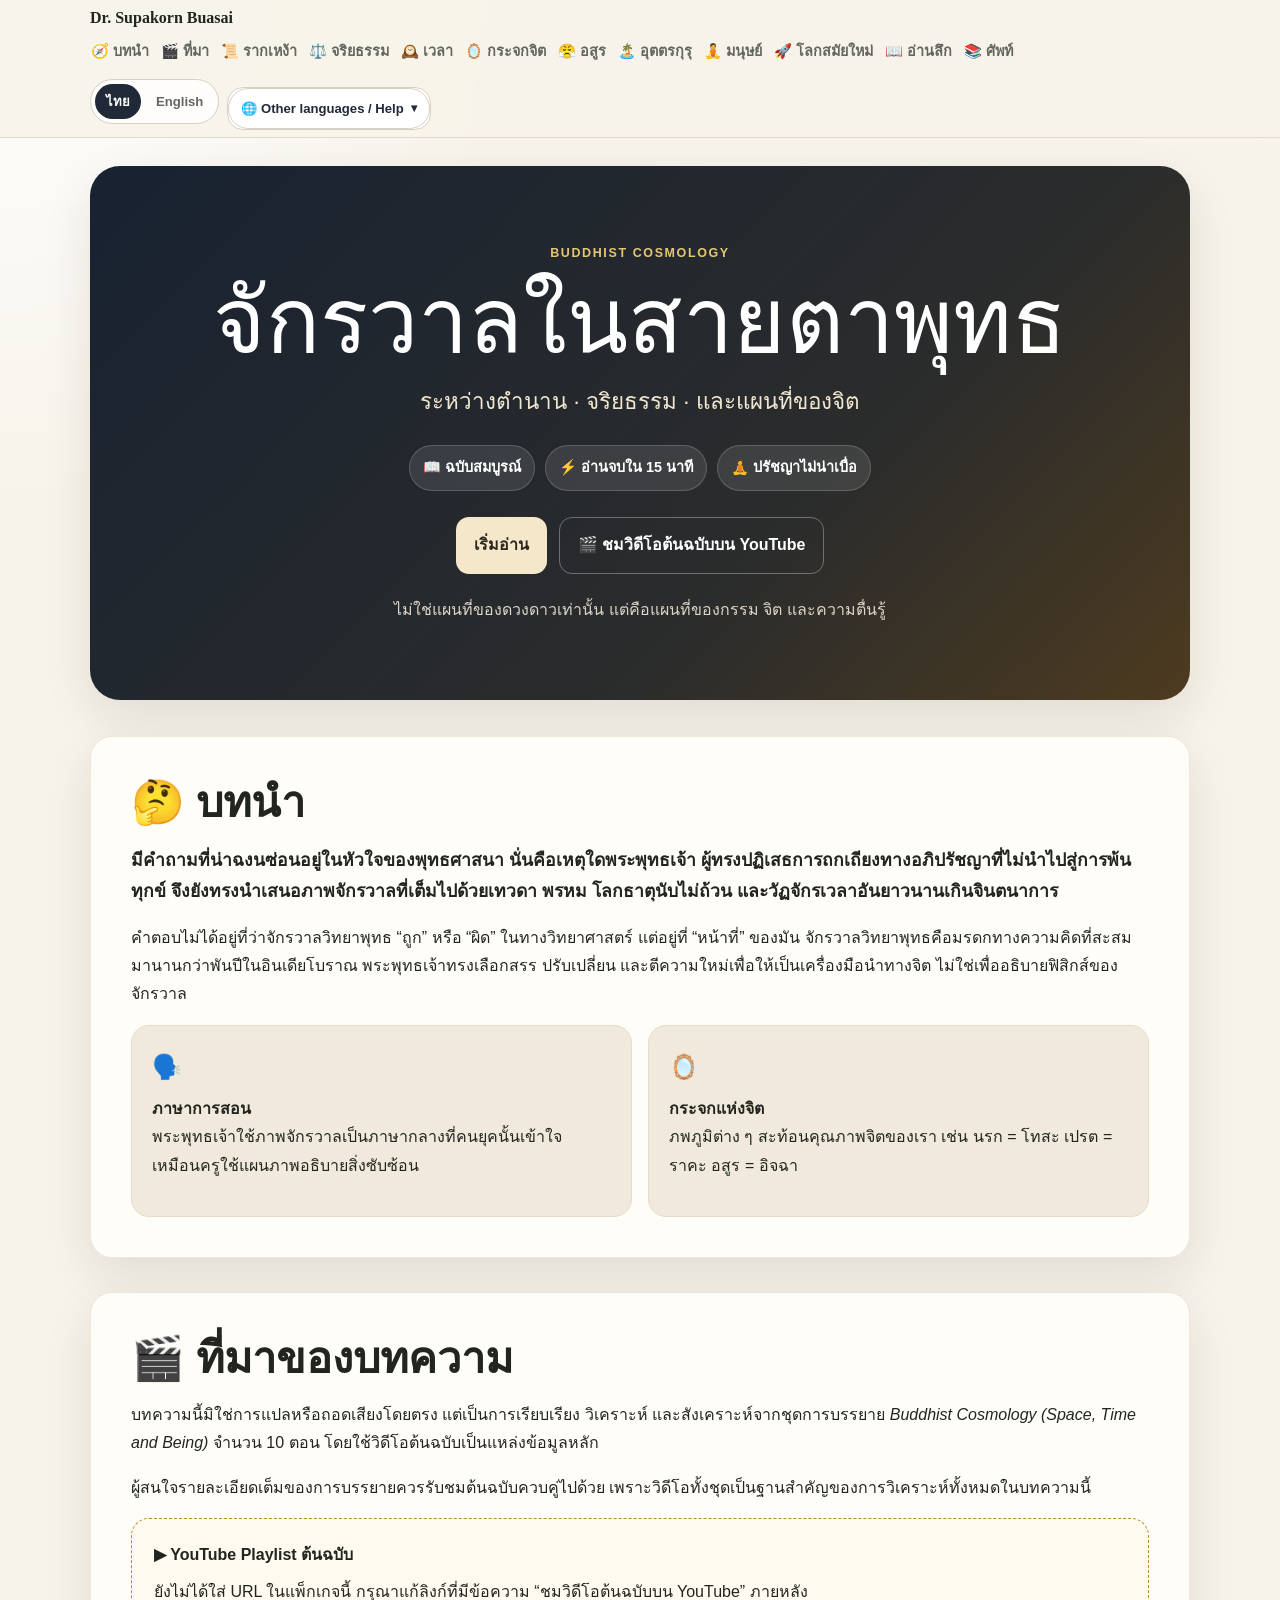
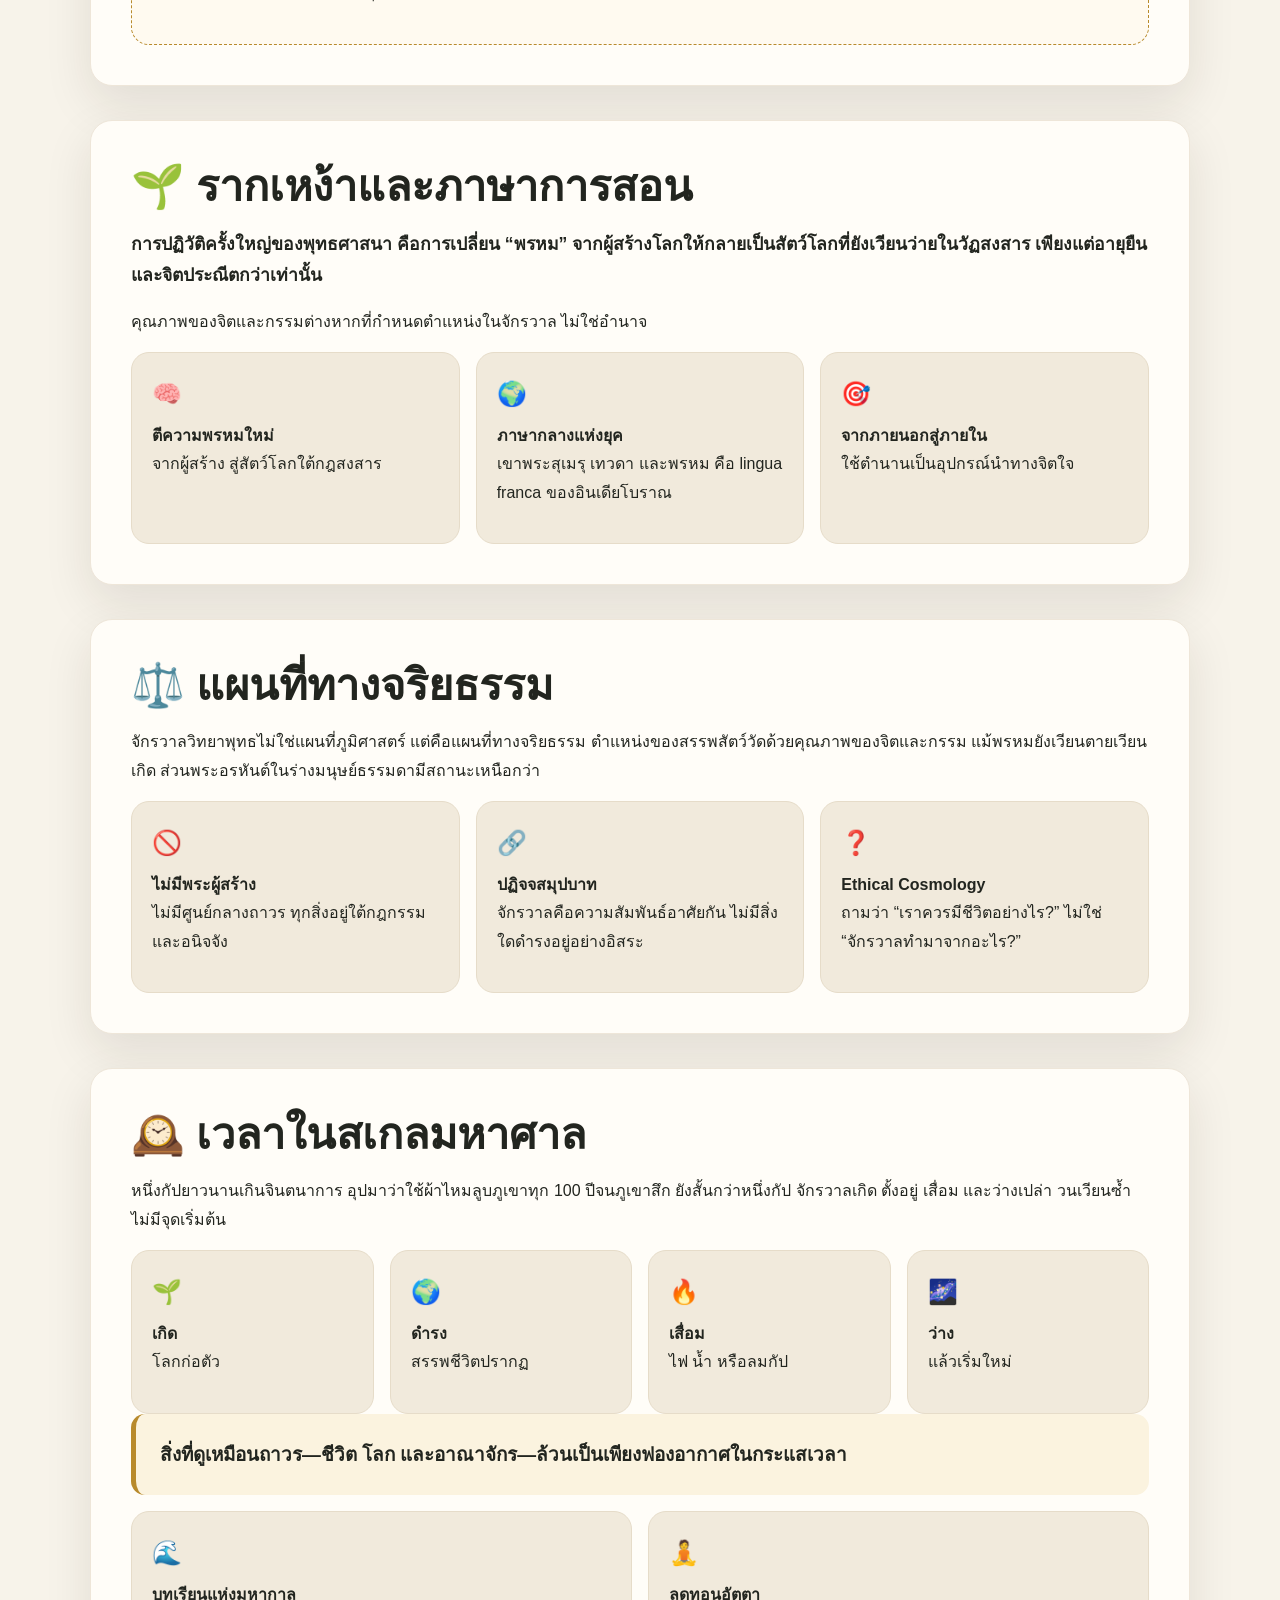
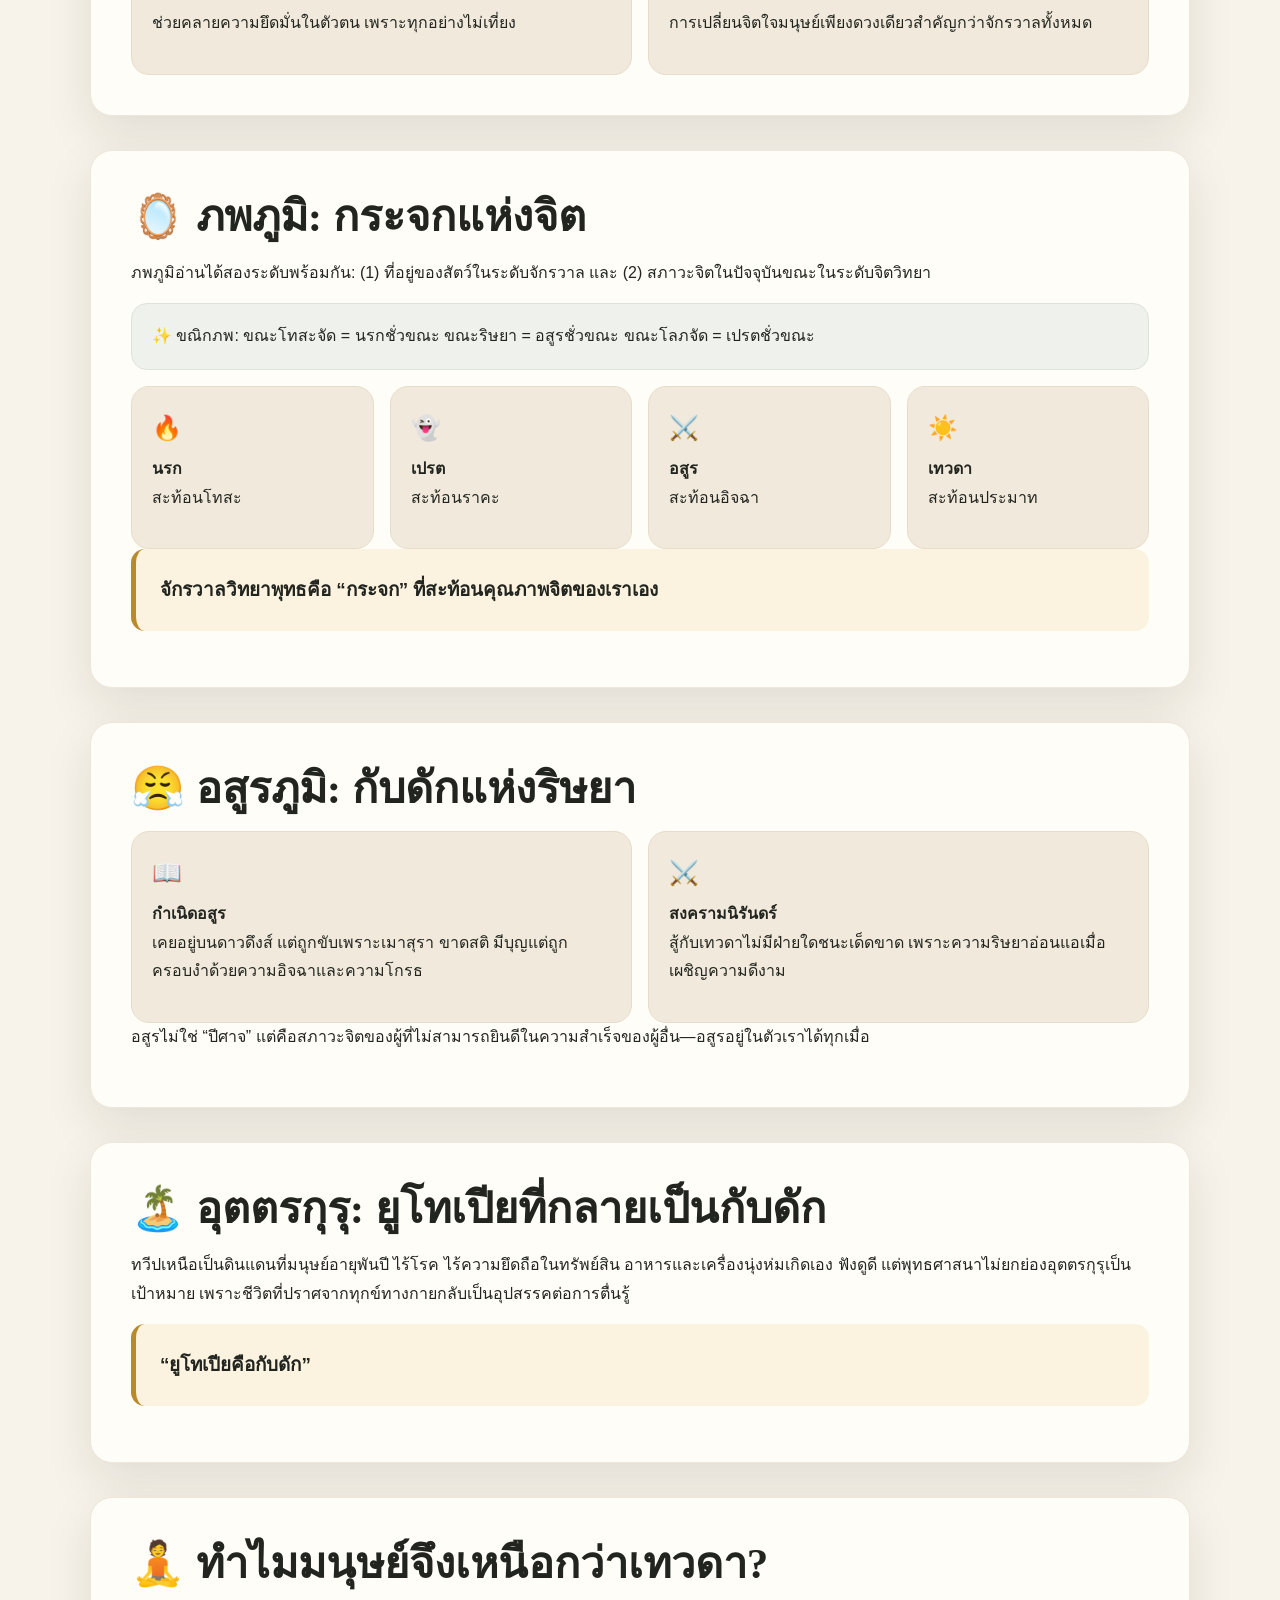
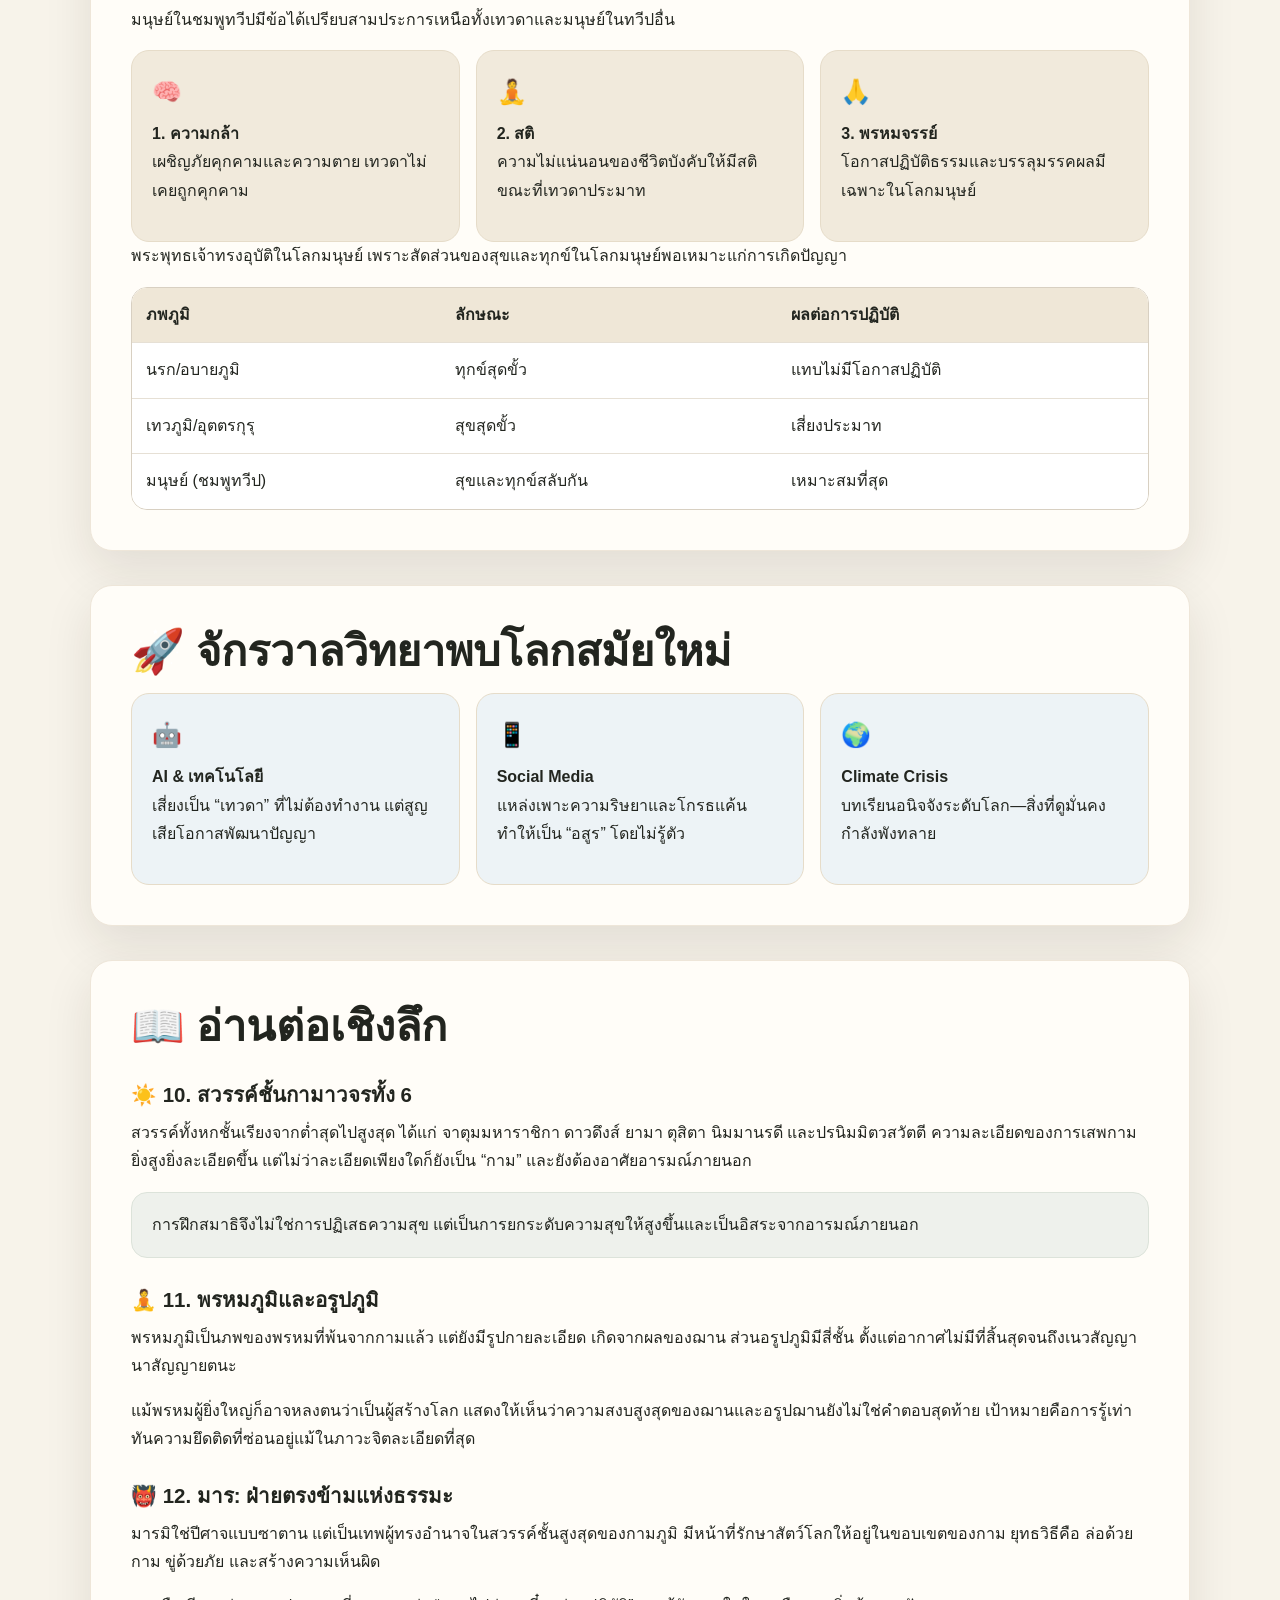
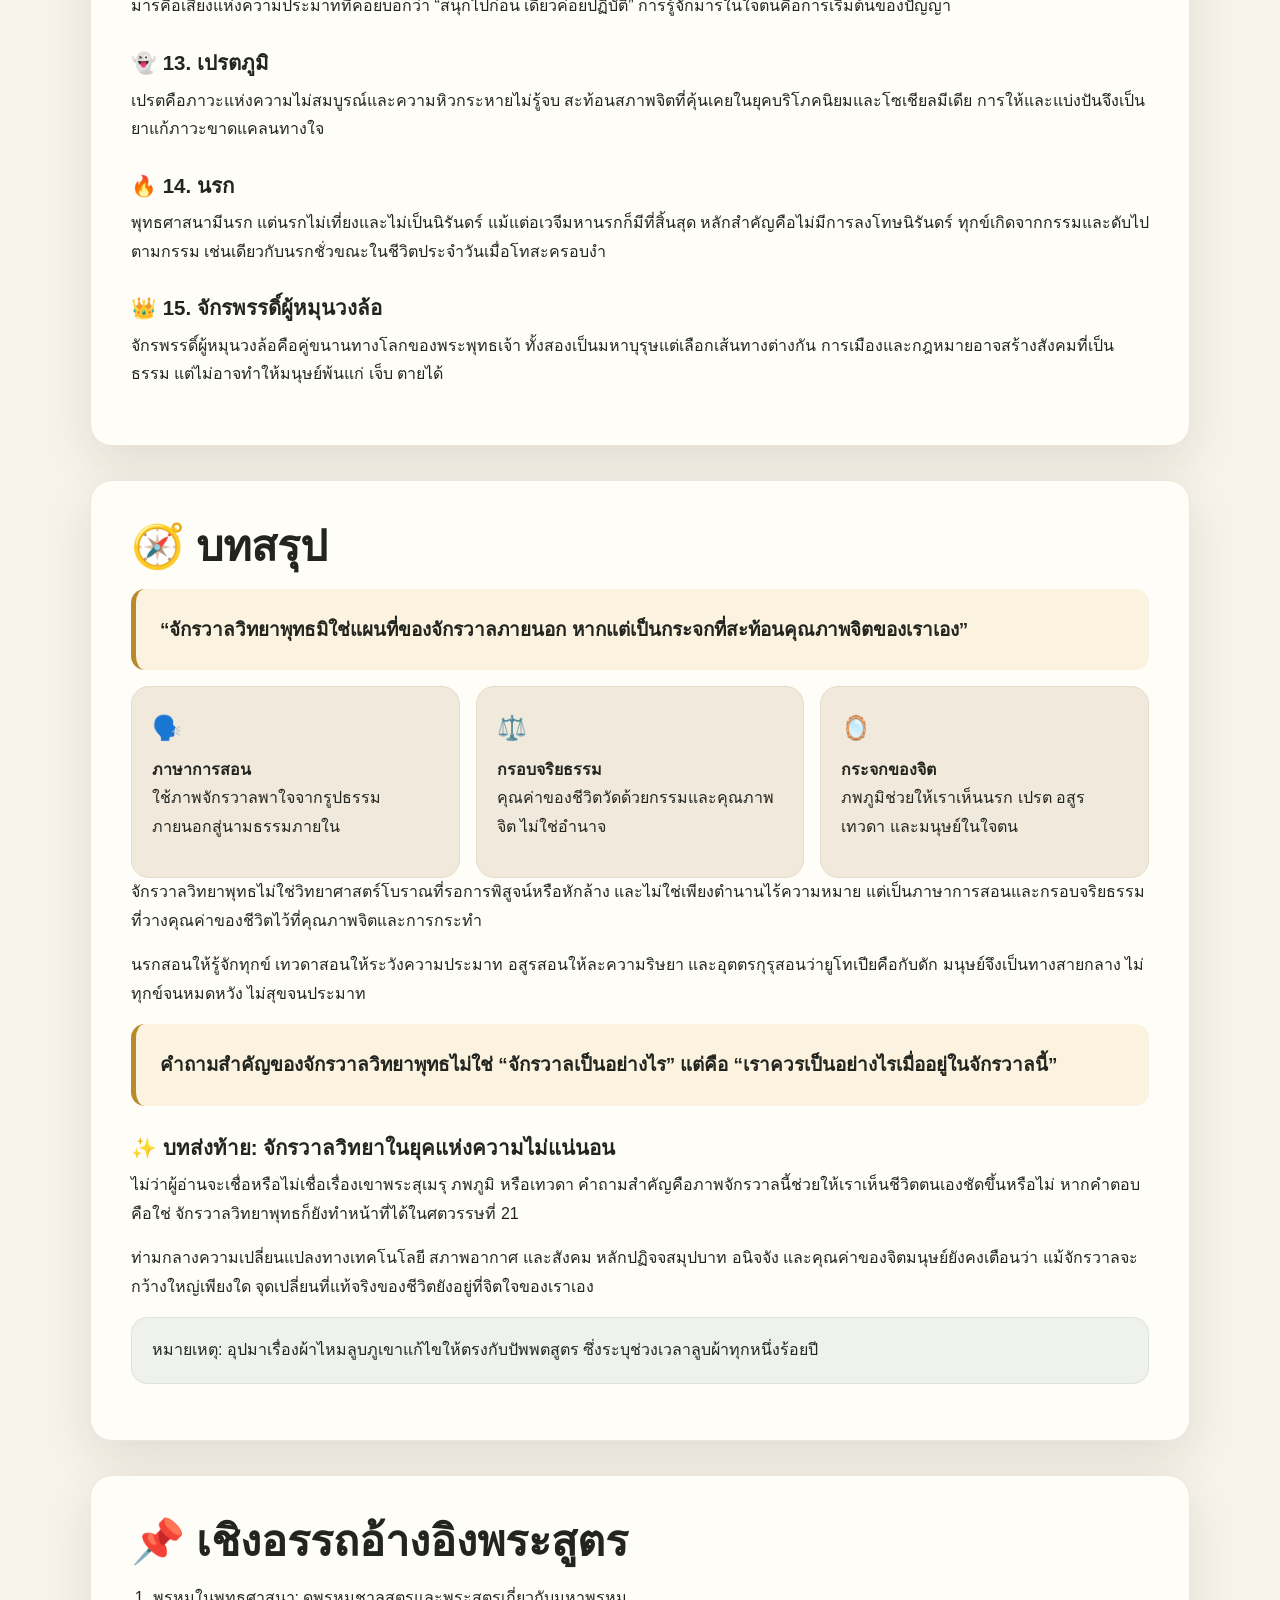
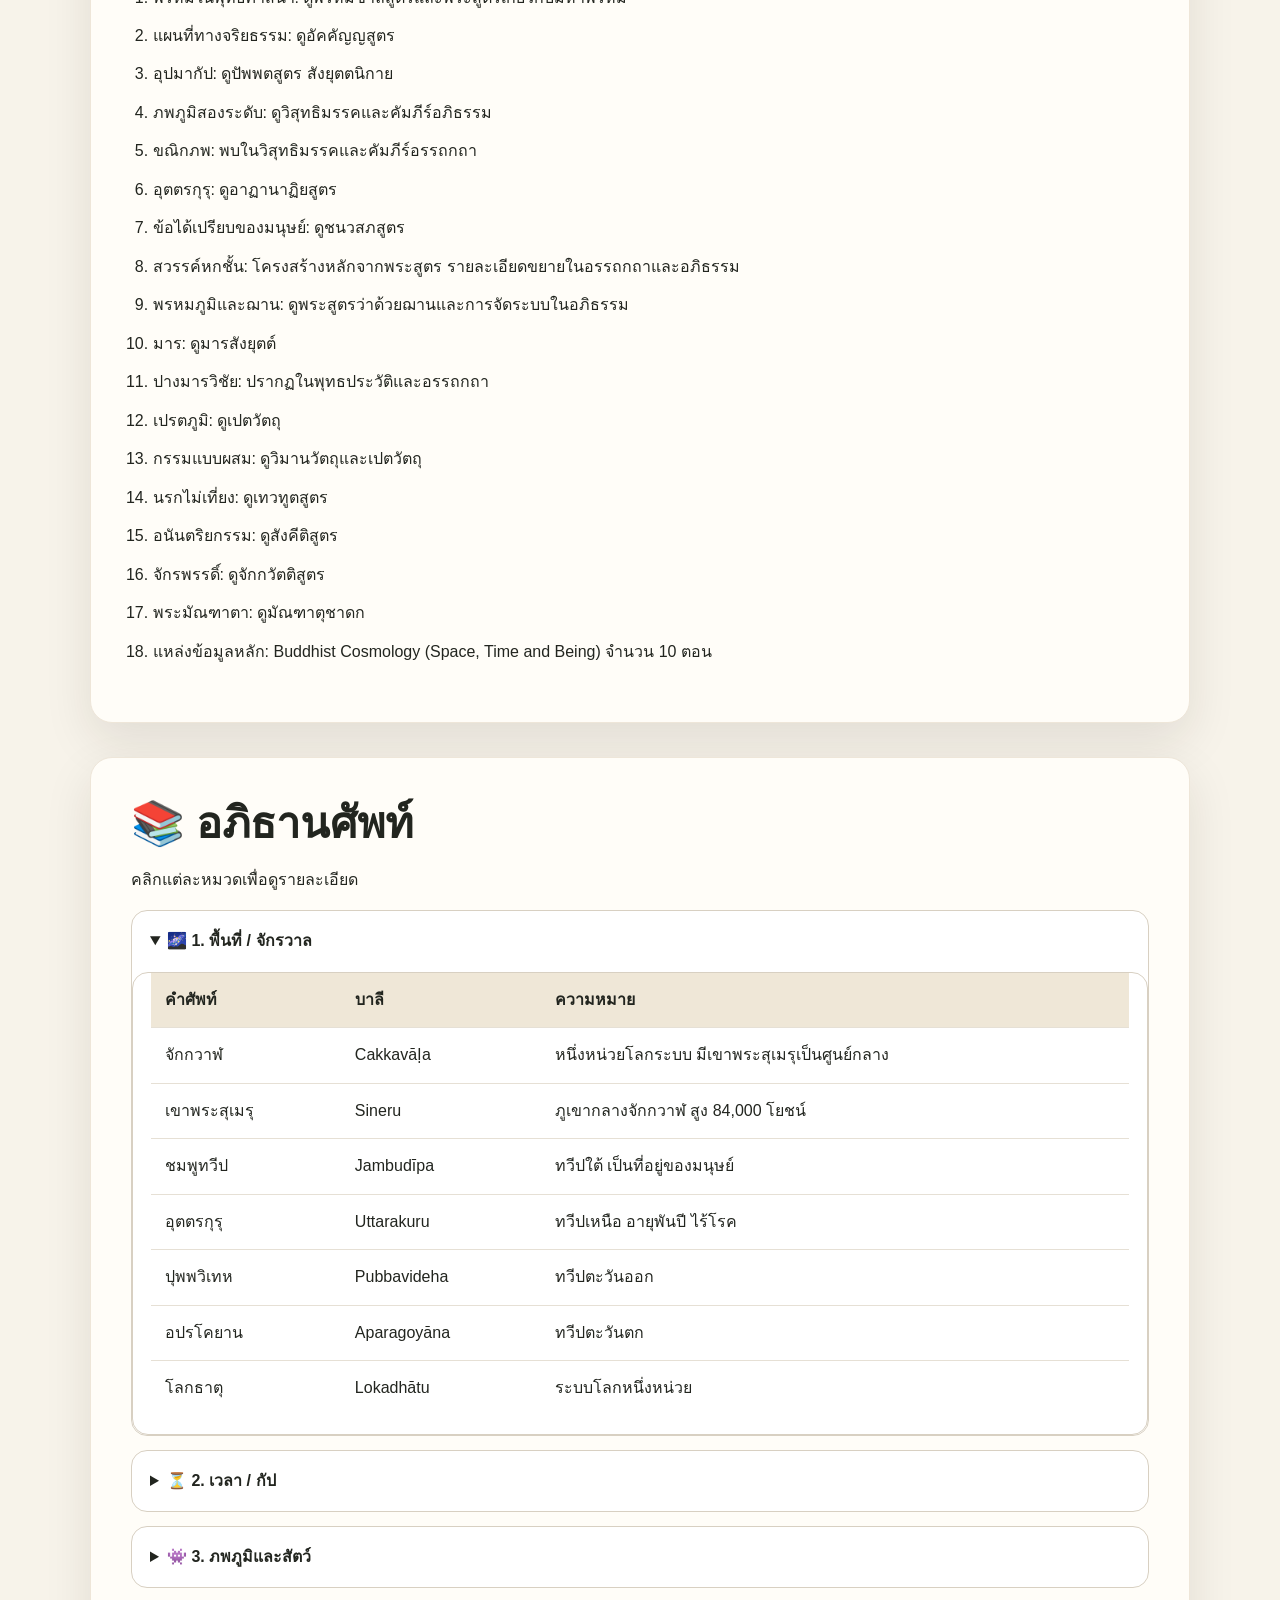
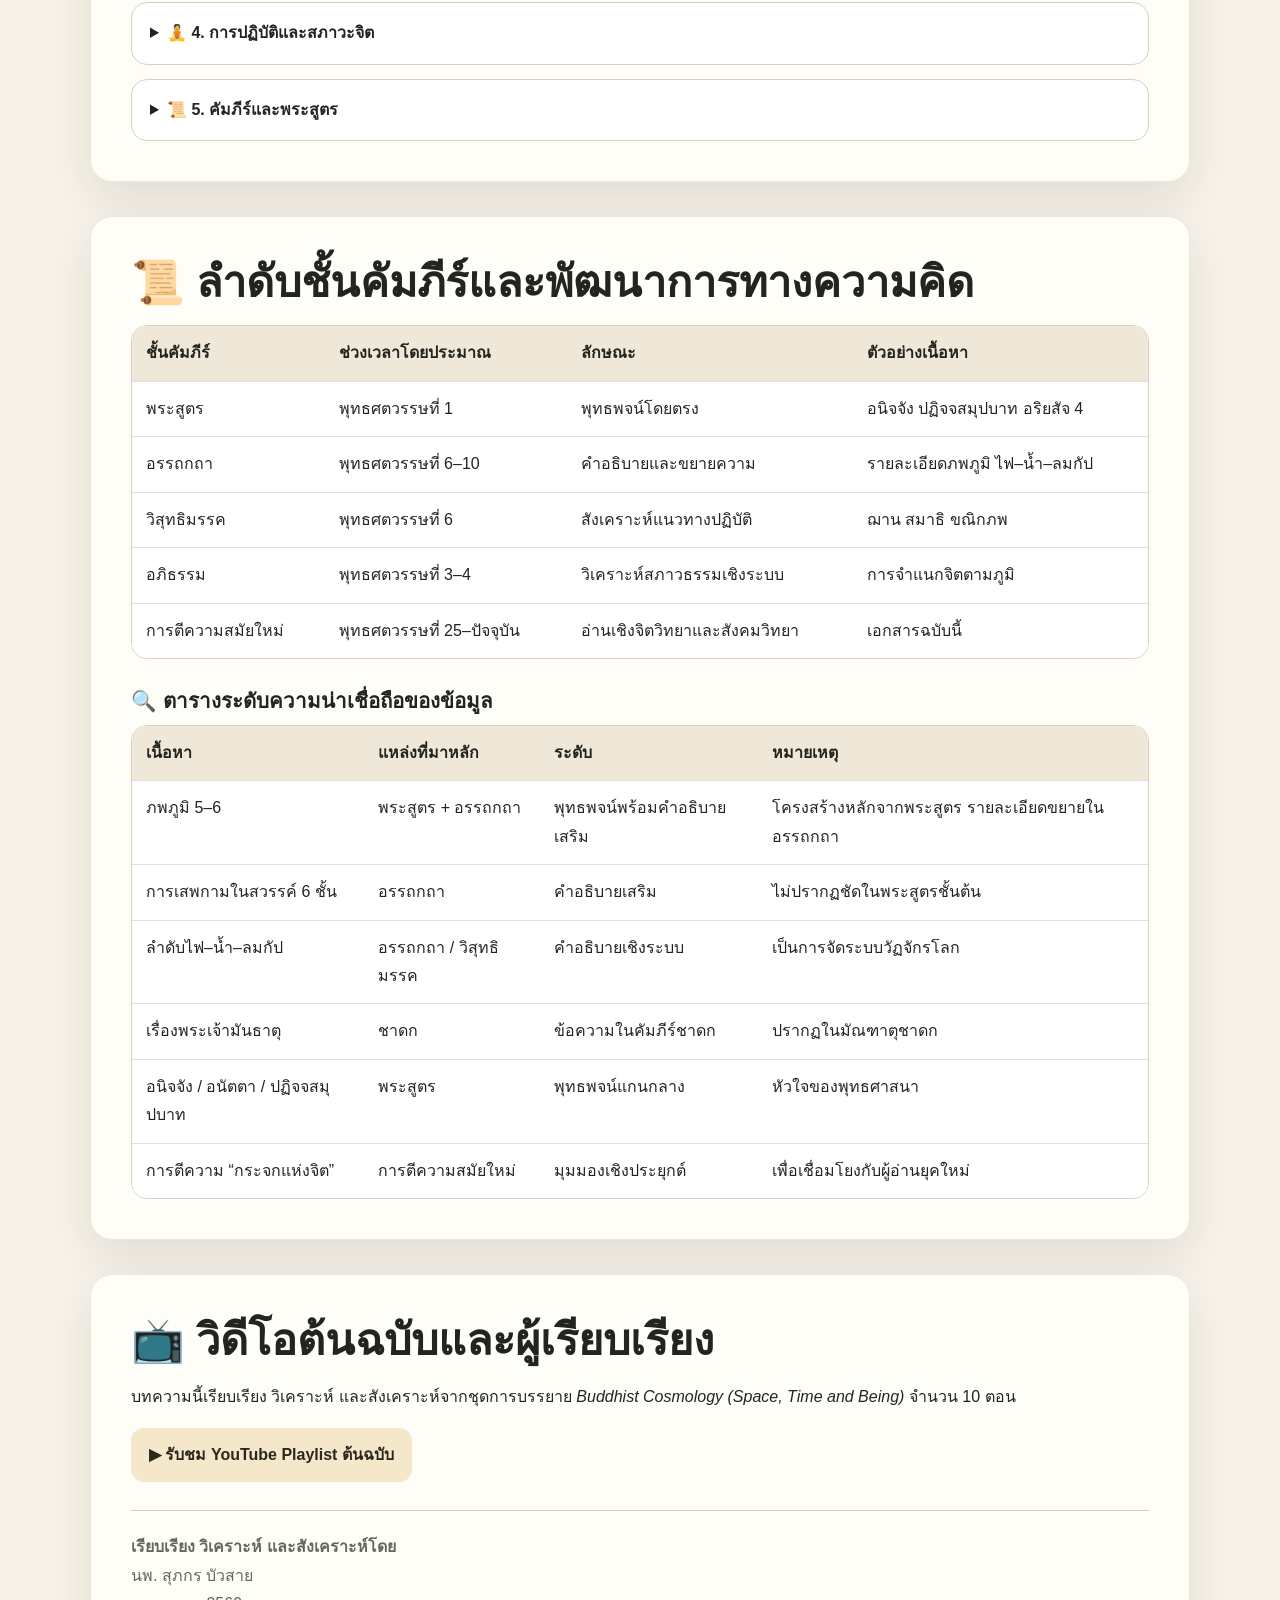
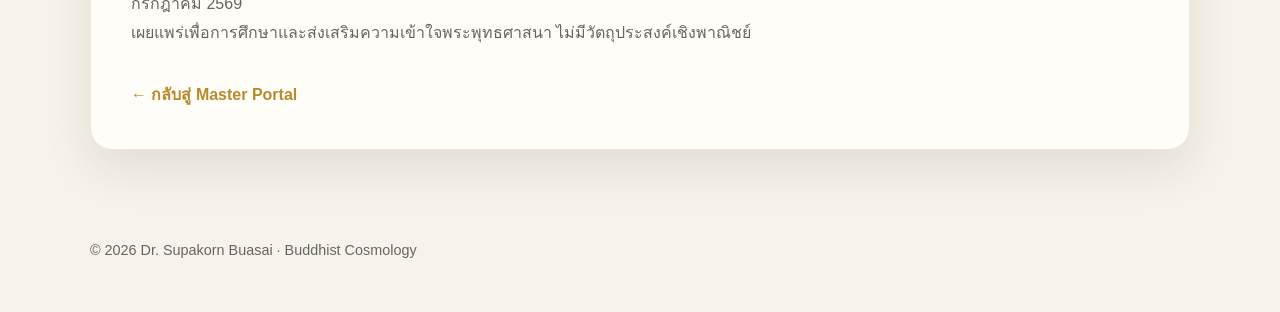
<file: index.html>
<!DOCTYPE html>
<html lang="th">
<head>
  <meta charset="UTF-8">
  <meta name="viewport" content="width=device-width, initial-scale=1.0">

  <title>จักรวาลในสายตาพุทธ | Buddhist Cosmology</title>
  <meta name="description" content="จักรวาลวิทยาพุทธระหว่างตำนาน จริยธรรม และแผนที่ของจิต เรียบเรียง วิเคราะห์ และสังเคราะห์โดย นพ. สุภกร บัวสาย">
  <meta name="author" content="Dr. Supakorn Buasai">
  <meta name="robots" content="index, follow">

  <link rel="canonical" href="https://drsupakorn.github.io/buddhist-cosmology/">

  <meta property="og:locale" content="th_TH">
  <meta property="og:locale:alternate" content="en_US">
  <meta property="og:type" content="article">
  <meta property="og:title" content="จักรวาลในสายตาพุทธ | Buddhist Cosmology">
  <meta property="og:description" content="ระหว่างตำนาน · จริยธรรม · และแผนที่ของจิต">
  <meta property="og:url" content="https://drsupakorn.github.io/buddhist-cosmology/">
  <meta property="og:site_name" content="Dr. Supakorn Buasai — Knowledge Portal">

  <meta name="twitter:card" content="summary">
  <meta name="twitter:title" content="จักรวาลในสายตาพุทธ | Buddhist Cosmology">
  <meta name="twitter:description" content="ระหว่างตำนาน จริยธรรม และแผนที่ของจิต">

  <script type="application/ld+json">
  {
    "@context":"https://schema.org",
    "@type":"Article",
    "headline":"จักรวาลในสายตาพุทธ",
    "alternativeHeadline":"Buddhist Cosmology: Space, Time and Being",
    "description":"จักรวาลวิทยาพุทธระหว่างตำนาน จริยธรรม และแผนที่ของจิต",
    "url":"https://drsupakorn.github.io/buddhist-cosmology/",
    "inLanguage":["th","en"],
    "author":{"@type":"Person","name":"Dr. Supakorn Buasai"},
    "publisher":{"@type":"Person","name":"Dr. Supakorn Buasai"},
    "isPartOf":{"@type":"WebSite","name":"Dr. Supakorn Buasai — Knowledge Portal","url":"https://drsupakorn.github.io/"}
  }
  </script>

  <style>
    :root{
      --bg:#f7f3ea;
      --surface:#fffdf8;
      --surface-2:#f1eadc;
      --text:#22251f;
      --muted:#64675f;
      --gold:#b88a2c;
      --gold-soft:#ead9aa;
      --navy:#1f2937;
      --line:#d8d0c2;
      --shadow:0 18px 48px rgba(39,34,24,.10);
      --radius:22px;
    }
    *{box-sizing:border-box}
    html{scroll-behavior:smooth}
    body{
      margin:0;
      background:
        radial-gradient(circle at top left,rgba(255,255,255,.95),transparent 32rem),
        var(--bg);
      color:var(--text);
      font-family:-apple-system,BlinkMacSystemFont,"Segoe UI","Noto Sans Thai",Arial,sans-serif;
      line-height:1.78;
      -webkit-font-smoothing:antialiased;
    }
    a{color:inherit}
    .wrap{width:min(100% - 30px,1100px);margin:0 auto}
    .topbar{
      position:sticky;top:0;z-index:20;
      background:rgba(247,243,234,.92);
      backdrop-filter:blur(10px);
      border-bottom:1px solid rgba(216,208,194,.75);
    }
    .topbar-inner{
      display:flex;align-items:center;gap:18px;
      min-height:62px;overflow-x:auto;white-space:nowrap;
    }
    .brand{font-family:Georgia,serif;font-weight:700;text-decoration:none}
    .nav{display:flex;gap:12px;font-size:.9rem}
    .nav a{color:var(--muted);text-decoration:none;font-weight:700}
    .hero{
      margin:28px auto 0;
      padding:clamp(36px,7vw,76px);
      border-radius:30px;
      background:linear-gradient(135deg,#182231,#2b2c2c 65%,#4d3b1f);
      color:#fff;
      box-shadow:var(--shadow);
      text-align:center;
    }
    .kicker{color:#e5c772;letter-spacing:.13em;font-weight:800;font-size:.78rem}
    h1{margin:12px 0 0;font-family:Georgia,"Times New Roman",serif;font-size:clamp(2.8rem,7vw,5.6rem);line-height:1.02;font-weight:500}
    .subtitle{margin:14px auto 0;max-width:760px;color:#f2e8d1;font-size:clamp(1.08rem,2.6vw,1.4rem)}
    .badges{display:flex;flex-wrap:wrap;justify-content:center;gap:10px;margin-top:24px}
    .badge{padding:9px 13px;border-radius:999px;background:rgba(255,255,255,.10);border:1px solid rgba(255,255,255,.18);font-size:.9rem;font-weight:700}
    .hero-actions{display:flex;flex-wrap:wrap;justify-content:center;gap:12px;margin-top:26px}
    .btn{display:inline-flex;align-items:center;justify-content:center;padding:13px 18px;border-radius:13px;text-decoration:none;font-weight:800}
    .btn-primary{background:#f4e7ca;color:#2d281e}
    .btn-secondary{border:1px solid rgba(255,255,255,.32);color:#fff}
    .hero-note{margin:22px auto 0;max-width:760px;color:#ddd5c6}
    main{padding:36px 0 64px}
    section{scroll-margin-top:84px;margin-top:34px;padding:clamp(24px,4vw,40px);background:var(--surface);border:1px solid #eee6d9;border-radius:var(--radius);box-shadow:var(--shadow)}
    section:first-child{margin-top:0}
    h2{margin:0 0 16px;font-family:Georgia,"Times New Roman",serif;font-size:clamp(1.9rem,4vw,2.7rem);line-height:1.2}
    h3{margin:28px 0 10px;font-size:1.28rem;line-height:1.35}
    p{margin:0 0 16px}
    .lead{font-size:1.1rem;font-weight:650}
    .grid{display:grid;gap:16px}
    .grid-2{grid-template-columns:repeat(auto-fit,minmax(240px,1fr))}
    .grid-3{grid-template-columns:repeat(auto-fit,minmax(210px,1fr))}
    .grid-4{grid-template-columns:repeat(auto-fit,minmax(160px,1fr))}
    .card{padding:20px;border-radius:18px;background:var(--surface-2);border:1px solid #e6dcc9}
    .card .icon{font-size:1.5rem}
    .card strong{display:block;margin-top:6px}
    .quote{padding:24px;border-left:5px solid var(--gold);background:#fbf3df;border-radius:14px;font-size:1.18rem;font-weight:700}
    .callout{padding:18px 20px;border-radius:16px;background:#eef1ec;border:1px solid #dce3da}
    .modern{background:#edf3f6}
    .deep{background:#faf7f0}
    .table-wrap{overflow-x:auto;border:1px solid var(--line);border-radius:16px}
    table{width:100%;border-collapse:collapse;min-width:680px;background:#fff}
    th,td{padding:13px 14px;border-bottom:1px solid #e6e0d5;text-align:left;vertical-align:top}
    th{background:#efe7d7;font-weight:800}
    tr:last-child td{border-bottom:none}
    details{margin-top:14px;border:1px solid var(--line);border-radius:16px;background:#fff}
    summary{cursor:pointer;padding:16px 18px;font-weight:800}
    details>div{padding:0 18px 18px}
    ol.footnotes{padding-left:1.35rem}
    ol.footnotes li{margin-bottom:10px}
    .source-box{padding:22px;border:1px dashed var(--gold);border-radius:18px;background:#fffaf0}
    .author{margin-top:28px;padding-top:22px;border-top:1px solid var(--line);color:var(--muted)}
    footer{padding:24px 0 48px;color:var(--muted);font-size:.9rem}
    .back{display:inline-block;margin-top:18px;color:var(--gold);font-weight:800;text-decoration:none}
    @media(max-width:620px){
      .topbar-inner{min-height:56px}
      .brand{display:none}
      section{padding:22px}
      .hero-actions .btn{width:100%}
    }
  </style>
  <link rel="stylesheet" href="language-tools.css">
</head>
<body>
  <div class="topbar">
    <div class="wrap topbar-inner">
      <a class="brand" href="https://drsupakorn.github.io/">Dr. Supakorn Buasai</a>
      <nav class="nav" aria-label="สารบัญ">
        <a href="#intro">🧭 บทนำ</a>
        <a href="#source">🎬 ที่มา</a>
        <a href="#roots">📜 รากเหง้า</a>
        <a href="#ethics">⚖️ จริยธรรม</a>
        <a href="#time">🕰️ เวลา</a>
        <a href="#mind">🪞 กระจกจิต</a>
        <a href="#asura">😤 อสูร</a>
        <a href="#uttarakuru">🏝️ อุตตรกุรุ</a>
        <a href="#human">🧘 มนุษย์</a>
        <a href="#modern">🚀 โลกสมัยใหม่</a>
        <a href="#deep">📖 อ่านลึก</a>
        <a href="#glossary">📚 ศัพท์</a>
      </nav>
    </div>
  </div>

  <div class="wrap">
    <header class="hero">
      <div class="kicker">BUDDHIST COSMOLOGY</div>
      <h1>จักรวาลในสายตาพุทธ</h1>
      <p class="subtitle">ระหว่างตำนาน · จริยธรรม · และแผนที่ของจิต</p>

      <div class="badges">
        <span class="badge">📖 ฉบับสมบูรณ์</span>
        <span class="badge">⚡ อ่านจบใน 15 นาที</span>
        <span class="badge">🧘 ปรัชญาไม่น่าเบื่อ</span>
      </div>

      <div class="hero-actions">
        <a class="btn btn-primary" href="#intro">เริ่มอ่าน</a>
        <a class="btn btn-secondary youtube-placeholder" href="#sources" data-replace-with-youtube-url>🎬 ชมวิดีโอต้นฉบับบน YouTube</a>
      </div>

      <p class="hero-note">ไม่ใช่แผนที่ของดวงดาวเท่านั้น แต่คือแผนที่ของกรรม จิต และความตื่นรู้</p>
      <link rel="stylesheet" href="language-tools.css">
    </header>

    <main>
      <section id="intro">
        <h2>🤔 บทนำ</h2>
        <p class="lead">มีคำถามที่น่าฉงนซ่อนอยู่ในหัวใจของพุทธศาสนา นั่นคือเหตุใดพระพุทธเจ้า ผู้ทรงปฏิเสธการถกเถียงทางอภิปรัชญาที่ไม่นำไปสู่การพ้นทุกข์ จึงยังทรงนำเสนอภาพจักรวาลที่เต็มไปด้วยเทวดา พรหม โลกธาตุนับไม่ถ้วน และวัฏจักรเวลาอันยาวนานเกินจินตนาการ</p>
        <p>คำตอบไม่ได้อยู่ที่ว่าจักรวาลวิทยาพุทธ “ถูก” หรือ “ผิด” ในทางวิทยาศาสตร์ แต่อยู่ที่ “หน้าที่” ของมัน จักรวาลวิทยาพุทธคือมรดกทางความคิดที่สะสมมานานกว่าพันปีในอินเดียโบราณ พระพุทธเจ้าทรงเลือกสรร ปรับเปลี่ยน และตีความใหม่เพื่อให้เป็นเครื่องมือนำทางจิต ไม่ใช่เพื่ออธิบายฟิสิกส์ของจักรวาล</p>
        <div class="grid grid-2">
          <div class="card"><span class="icon">🗣️</span><strong>ภาษาการสอน</strong><p>พระพุทธเจ้าใช้ภาพจักรวาลเป็นภาษากลางที่คนยุคนั้นเข้าใจ เหมือนครูใช้แผนภาพอธิบายสิ่งซับซ้อน</p></div>
          <div class="card"><span class="icon">🪞</span><strong>กระจกแห่งจิต</strong><p>ภพภูมิต่าง ๆ สะท้อนคุณภาพจิตของเรา เช่น นรก = โทสะ เปรต = ราคะ อสูร = อิจฉา</p></div>
        </div>
      </section>

      <section id="source">
        <h2>🎬 ที่มาของบทความ</h2>
        <p>บทความนี้มิใช่การแปลหรือถอดเสียงโดยตรง แต่เป็นการเรียบเรียง วิเคราะห์ และสังเคราะห์จากชุดการบรรยาย <em>Buddhist Cosmology (Space, Time and Being)</em> จำนวน 10 ตอน โดยใช้วิดีโอต้นฉบับเป็นแหล่งข้อมูลหลัก</p>
        <p>ผู้สนใจรายละเอียดเต็มของการบรรยายควรรับชมต้นฉบับควบคู่ไปด้วย เพราะวิดีโอทั้งชุดเป็นฐานสำคัญของการวิเคราะห์ทั้งหมดในบทความนี้</p>
        <div class="source-box" id="sources">
          <strong>▶ YouTube Playlist ต้นฉบับ</strong>
          <p style="margin-top:8px">ยังไม่ได้ใส่ URL ในแพ็กเกจนี้ กรุณาแก้ลิงก์ที่มีข้อความ “ชมวิดีโอต้นฉบับบน YouTube” ภายหลัง</p>
        </div>
      </section>

      <section id="roots">
        <h2>🌱 รากเหง้าและภาษาการสอน</h2>
        <p class="lead">การปฏิวัติครั้งใหญ่ของพุทธศาสนา คือการเปลี่ยน “พรหม” จากผู้สร้างโลกให้กลายเป็นสัตว์โลกที่ยังเวียนว่ายในวัฏสงสาร เพียงแต่อายุยืนและจิตประณีตกว่าเท่านั้น</p>
        <p>คุณภาพของจิตและกรรมต่างหากที่กำหนดตำแหน่งในจักรวาล ไม่ใช่อำนาจ</p>
        <div class="grid grid-3">
          <div class="card"><span class="icon">🧠</span><strong>ตีความพรหมใหม่</strong><p>จากผู้สร้าง สู่สัตว์โลกใต้กฎสงสาร</p></div>
          <div class="card"><span class="icon">🌍</span><strong>ภาษากลางแห่งยุค</strong><p>เขาพระสุเมรุ เทวดา และพรหม คือ lingua franca ของอินเดียโบราณ</p></div>
          <div class="card"><span class="icon">🎯</span><strong>จากภายนอกสู่ภายใน</strong><p>ใช้ตำนานเป็นอุปกรณ์นำทางจิตใจ</p></div>
        </div>
      </section>

      <section id="ethics">
        <h2>⚖️ แผนที่ทางจริยธรรม</h2>
        <p>จักรวาลวิทยาพุทธไม่ใช่แผนที่ภูมิศาสตร์ แต่คือแผนที่ทางจริยธรรม ตำแหน่งของสรรพสัตว์วัดด้วยคุณภาพของจิตและกรรม แม้พรหมยังเวียนตายเวียนเกิด ส่วนพระอรหันต์ในร่างมนุษย์ธรรมดามีสถานะเหนือกว่า</p>
        <div class="grid grid-3">
          <div class="card"><span class="icon">🚫</span><strong>ไม่มีพระผู้สร้าง</strong><p>ไม่มีศูนย์กลางถาวร ทุกสิ่งอยู่ใต้กฎกรรมและอนิจจัง</p></div>
          <div class="card"><span class="icon">🔗</span><strong>ปฏิจจสมุปบาท</strong><p>จักรวาลคือความสัมพันธ์อาศัยกัน ไม่มีสิ่งใดดำรงอยู่อย่างอิสระ</p></div>
          <div class="card"><span class="icon">❓</span><strong>Ethical Cosmology</strong><p>ถามว่า “เราควรมีชีวิตอย่างไร?” ไม่ใช่ “จักรวาลทำมาจากอะไร?”</p></div>
        </div>
      </section>

      <section id="time">
        <h2>🕰️ เวลาในสเกลมหาศาล</h2>
        <p>หนึ่งกัปยาวนานเกินจินตนาการ อุปมาว่าใช้ผ้าไหมลูบภูเขาทุก 100 ปีจนภูเขาสึก ยังสั้นกว่าหนึ่งกัป จักรวาลเกิด ตั้งอยู่ เสื่อม และว่างเปล่า วนเวียนซ้ำไม่มีจุดเริ่มต้น</p>
        <div class="grid grid-4">
          <div class="card"><span class="icon">🌱</span><strong>เกิด</strong><p>โลกก่อตัว</p></div>
          <div class="card"><span class="icon">🌍</span><strong>ดำรง</strong><p>สรรพชีวิตปรากฏ</p></div>
          <div class="card"><span class="icon">🔥</span><strong>เสื่อม</strong><p>ไฟ น้ำ หรือลมกัป</p></div>
          <div class="card"><span class="icon">🌌</span><strong>ว่าง</strong><p>แล้วเริ่มใหม่</p></div>
        </div>
        <p class="quote">สิ่งที่ดูเหมือนถาวร—ชีวิต โลก และอาณาจักร—ล้วนเป็นเพียงฟองอากาศในกระแสเวลา</p>
        <div class="grid grid-2">
          <div class="card"><span class="icon">🌊</span><strong>บทเรียนแห่งมหากาล</strong><p>ช่วยคลายความยึดมั่นในตัวตน เพราะทุกอย่างไม่เที่ยง</p></div>
          <div class="card"><span class="icon">🧘</span><strong>ลดทอนอัตตา</strong><p>การเปลี่ยนจิตใจมนุษย์เพียงดวงเดียวสำคัญกว่าจักรวาลทั้งหมด</p></div>
        </div>
      </section>

      <section id="mind">
        <h2>🪞 ภพภูมิ: กระจกแห่งจิต</h2>
        <p>ภพภูมิอ่านได้สองระดับพร้อมกัน: (1) ที่อยู่ของสัตว์ในระดับจักรวาล และ (2) สภาวะจิตในปัจจุบันขณะในระดับจิตวิทยา</p>
        <p class="callout">✨ ขณิกภพ: ขณะโทสะจัด = นรกชั่วขณะ ขณะริษยา = อสูรชั่วขณะ ขณะโลภจัด = เปรตชั่วขณะ</p>
        <div class="grid grid-4">
          <div class="card"><span class="icon">🔥</span><strong>นรก</strong><p>สะท้อนโทสะ</p></div>
          <div class="card"><span class="icon">👻</span><strong>เปรต</strong><p>สะท้อนราคะ</p></div>
          <div class="card"><span class="icon">⚔️</span><strong>อสูร</strong><p>สะท้อนอิจฉา</p></div>
          <div class="card"><span class="icon">☀️</span><strong>เทวดา</strong><p>สะท้อนประมาท</p></div>
        </div>
        <p class="quote">จักรวาลวิทยาพุทธคือ “กระจก” ที่สะท้อนคุณภาพจิตของเราเอง</p>
      </section>

      <section id="asura">
        <h2>😤 อสูรภูมิ: กับดักแห่งริษยา</h2>
        <div class="grid grid-2">
          <div class="card"><span class="icon">📖</span><strong>กำเนิดอสูร</strong><p>เคยอยู่บนดาวดึงส์ แต่ถูกขับเพราะเมาสุรา ขาดสติ มีบุญแต่ถูกครอบงำด้วยความอิจฉาและความโกรธ</p></div>
          <div class="card"><span class="icon">⚔️</span><strong>สงครามนิรันดร์</strong><p>สู้กับเทวดาไม่มีฝ่ายใดชนะเด็ดขาด เพราะความริษยาอ่อนแอเมื่อเผชิญความดีงาม</p></div>
        </div>
        <p>อสูรไม่ใช่ “ปีศาจ” แต่คือสภาวะจิตของผู้ที่ไม่สามารถยินดีในความสำเร็จของผู้อื่น—อสูรอยู่ในตัวเราได้ทุกเมื่อ</p>
      </section>

      <section id="uttarakuru">
        <h2>🏝️ อุตตรกุรุ: ยูโทเปียที่กลายเป็นกับดัก</h2>
        <p>ทวีปเหนือเป็นดินแดนที่มนุษย์อายุพันปี ไร้โรค ไร้ความยึดถือในทรัพย์สิน อาหารและเครื่องนุ่งห่มเกิดเอง ฟังดูดี แต่พุทธศาสนาไม่ยกย่องอุตตรกุรุเป็นเป้าหมาย เพราะชีวิตที่ปราศจากทุกข์ทางกายกลับเป็นอุปสรรคต่อการตื่นรู้</p>
        <p class="quote">“ยูโทเปียคือกับดัก”</p>
      </section>

      <section id="human">
        <h2>🧘 ทำไมมนุษย์จึงเหนือกว่าเทวดา?</h2>
        <p>มนุษย์ในชมพูทวีปมีข้อได้เปรียบสามประการเหนือทั้งเทวดาและมนุษย์ในทวีปอื่น</p>
        <div class="grid grid-3">
          <div class="card"><span class="icon">🧠</span><strong>1. ความกล้า</strong><p>เผชิญภัยคุกคามและความตาย เทวดาไม่เคยถูกคุกคาม</p></div>
          <div class="card"><span class="icon">🧘</span><strong>2. สติ</strong><p>ความไม่แน่นอนของชีวิตบังคับให้มีสติ ขณะที่เทวดาประมาท</p></div>
          <div class="card"><span class="icon">🙏</span><strong>3. พรหมจรรย์</strong><p>โอกาสปฏิบัติธรรมและบรรลุมรรคผลมีเฉพาะในโลกมนุษย์</p></div>
        </div>
        <p>พระพุทธเจ้าทรงอุบัติในโลกมนุษย์ เพราะสัดส่วนของสุขและทุกข์ในโลกมนุษย์พอเหมาะแก่การเกิดปัญญา</p>
        <div class="table-wrap">
          <table>
            <thead><tr><th>ภพภูมิ</th><th>ลักษณะ</th><th>ผลต่อการปฏิบัติ</th></tr></thead>
            <tbody>
              <tr><td>นรก/อบายภูมิ</td><td>ทุกข์สุดขั้ว</td><td>แทบไม่มีโอกาสปฏิบัติ</td></tr>
              <tr><td>เทวภูมิ/อุตตรกุรุ</td><td>สุขสุดขั้ว</td><td>เสี่ยงประมาท</td></tr>
              <tr><td>มนุษย์ (ชมพูทวีป)</td><td>สุขและทุกข์สลับกัน</td><td>เหมาะสมที่สุด</td></tr>
            </tbody>
          </table>
        </div>
      </section>

      <section id="modern">
        <h2>🚀 จักรวาลวิทยาพบโลกสมัยใหม่</h2>
        <div class="grid grid-3">
          <div class="card modern"><span class="icon">🤖</span><strong>AI & เทคโนโลยี</strong><p>เสี่ยงเป็น “เทวดา” ที่ไม่ต้องทำงาน แต่สูญเสียโอกาสพัฒนาปัญญา</p></div>
          <div class="card modern"><span class="icon">📱</span><strong>Social Media</strong><p>แหล่งเพาะความริษยาและโกรธแค้น ทำให้เป็น “อสูร” โดยไม่รู้ตัว</p></div>
          <div class="card modern"><span class="icon">🌍</span><strong>Climate Crisis</strong><p>บทเรียนอนิจจังระดับโลก—สิ่งที่ดูมั่นคงกำลังพังทลาย</p></div>
        </div>
      </section>

      <section id="deep">
        <h2>📖 อ่านต่อเชิงลึก</h2>

        <h3>☀️ 10. สวรรค์ชั้นกามาวจรทั้ง 6</h3>
        <p>สวรรค์ทั้งหกชั้นเรียงจากต่ำสุดไปสูงสุด ได้แก่ จาตุมมหาราชิกา ดาวดึงส์ ยามา ตุสิตา นิมมานรดี และปรนิมมิตวสวัตตี ความละเอียดของการเสพกามยิ่งสูงยิ่งละเอียดขึ้น แต่ไม่ว่าละเอียดเพียงใดก็ยังเป็น “กาม” และยังต้องอาศัยอารมณ์ภายนอก</p>
        <p class="callout">การฝึกสมาธิจึงไม่ใช่การปฏิเสธความสุข แต่เป็นการยกระดับความสุขให้สูงขึ้นและเป็นอิสระจากอารมณ์ภายนอก</p>

        <h3>🧘 11. พรหมภูมิและอรูปภูมิ</h3>
        <p>พรหมภูมิเป็นภพของพรหมที่พ้นจากกามแล้ว แต่ยังมีรูปกายละเอียด เกิดจากผลของฌาน ส่วนอรูปภูมิมีสี่ชั้น ตั้งแต่อากาศไม่มีที่สิ้นสุดจนถึงเนวสัญญานาสัญญายตนะ</p>
        <p>แม้พรหมผู้ยิ่งใหญ่ก็อาจหลงตนว่าเป็นผู้สร้างโลก แสดงให้เห็นว่าความสงบสูงสุดของฌานและอรูปฌานยังไม่ใช่คำตอบสุดท้าย เป้าหมายคือการรู้เท่าทันความยึดติดที่ซ่อนอยู่แม้ในภาวะจิตละเอียดที่สุด</p>

        <h3>👹 12. มาร: ฝ่ายตรงข้ามแห่งธรรมะ</h3>
        <p>มารมิใช่ปีศาจแบบซาตาน แต่เป็นเทพผู้ทรงอำนาจในสวรรค์ชั้นสูงสุดของกามภูมิ มีหน้าที่รักษาสัตว์โลกให้อยู่ในขอบเขตของกาม ยุทธวิธีคือ ล่อด้วยกาม ขู่ด้วยภัย และสร้างความเห็นผิด</p>
        <p>มารคือเสียงแห่งความประมาทที่คอยบอกว่า “สนุกไปก่อน เดี๋ยวค่อยปฏิบัติ” การรู้จักมารในใจตนคือการเริ่มต้นของปัญญา</p>

        <h3>👻 13. เปรตภูมิ</h3>
        <p>เปรตคือภาวะแห่งความไม่สมบูรณ์และความหิวกระหายไม่รู้จบ สะท้อนสภาพจิตที่คุ้นเคยในยุคบริโภคนิยมและโซเชียลมีเดีย การให้และแบ่งปันจึงเป็นยาแก้ภาวะขาดแคลนทางใจ</p>

        <h3>🔥 14. นรก</h3>
        <p>พุทธศาสนามีนรก แต่นรกไม่เที่ยงและไม่เป็นนิรันดร์ แม้แต่อเวจีมหานรกก็มีที่สิ้นสุด หลักสำคัญคือไม่มีการลงโทษนิรันดร์ ทุกข์เกิดจากกรรมและดับไปตามกรรม เช่นเดียวกับนรกชั่วขณะในชีวิตประจำวันเมื่อโทสะครอบงำ</p>

        <h3>👑 15. จักรพรรดิ์ผู้หมุนวงล้อ</h3>
        <p>จักรพรรดิ์ผู้หมุนวงล้อคือคู่ขนานทางโลกของพระพุทธเจ้า ทั้งสองเป็นมหาบุรุษแต่เลือกเส้นทางต่างกัน การเมืองและกฎหมายอาจสร้างสังคมที่เป็นธรรม แต่ไม่อาจทำให้มนุษย์พ้นแก่ เจ็บ ตายได้</p>
      </section>

      <section id="conclusion">
        <h2>🧭 บทสรุป</h2>
        <p class="quote">“จักรวาลวิทยาพุทธมิใช่แผนที่ของจักรวาลภายนอก หากแต่เป็นกระจกที่สะท้อนคุณภาพจิตของเราเอง”</p>
        <div class="grid grid-3">
          <div class="card"><span class="icon">🗣️</span><strong>ภาษาการสอน</strong><p>ใช้ภาพจักรวาลพาใจจากรูปธรรมภายนอกสู่นามธรรมภายใน</p></div>
          <div class="card"><span class="icon">⚖️</span><strong>กรอบจริยธรรม</strong><p>คุณค่าของชีวิตวัดด้วยกรรมและคุณภาพจิต ไม่ใช่อำนาจ</p></div>
          <div class="card"><span class="icon">🪞</span><strong>กระจกของจิต</strong><p>ภพภูมิช่วยให้เราเห็นนรก เปรต อสูร เทวดา และมนุษย์ในใจตน</p></div>
        </div>
        <p>จักรวาลวิทยาพุทธไม่ใช่วิทยาศาสตร์โบราณที่รอการพิสูจน์หรือหักล้าง และไม่ใช่เพียงตำนานไร้ความหมาย แต่เป็นภาษาการสอนและกรอบจริยธรรมที่วางคุณค่าของชีวิตไว้ที่คุณภาพจิตและการกระทำ</p>
        <p>นรกสอนให้รู้จักทุกข์ เทวดาสอนให้ระวังความประมาท อสูรสอนให้ละความริษยา และอุตตรกุรุสอนว่ายูโทเปียคือกับดัก มนุษย์จึงเป็นทางสายกลาง ไม่ทุกข์จนหมดหวัง ไม่สุขจนประมาท</p>
        <p class="quote">คำถามสำคัญของจักรวาลวิทยาพุทธไม่ใช่ “จักรวาลเป็นอย่างไร” แต่คือ “เราควรเป็นอย่างไรเมื่ออยู่ในจักรวาลนี้”</p>
        <h3>✨ บทส่งท้าย: จักรวาลวิทยาในยุคแห่งความไม่แน่นอน</h3>
        <p>ไม่ว่าผู้อ่านจะเชื่อหรือไม่เชื่อเรื่องเขาพระสุเมรุ ภพภูมิ หรือเทวดา คำถามสำคัญคือภาพจักรวาลนี้ช่วยให้เราเห็นชีวิตตนเองชัดขึ้นหรือไม่ หากคำตอบคือใช่ จักรวาลวิทยาพุทธก็ยังทำหน้าที่ได้ในศตวรรษที่ 21</p>
        <p>ท่ามกลางความเปลี่ยนแปลงทางเทคโนโลยี สภาพอากาศ และสังคม หลักปฏิจจสมุปบาท อนิจจัง และคุณค่าของจิตมนุษย์ยังคงเตือนว่า แม้จักรวาลจะกว้างใหญ่เพียงใด จุดเปลี่ยนที่แท้จริงของชีวิตยังอยู่ที่จิตใจของเราเอง</p>
        <p class="callout">หมายเหตุ: อุปมาเรื่องผ้าไหมลูบภูเขาแก้ไขให้ตรงกับปัพพตสูตร ซึ่งระบุช่วงเวลาลูบผ้าทุกหนึ่งร้อยปี</p>
      </section>

      <section id="footnotes">
        <h2>📌 เชิงอรรถอ้างอิงพระสูตร</h2>
        <ol class="footnotes">
          <li>พรหมในพุทธศาสนา: ดูพรหมชาลสูตรและพระสูตรเกี่ยวกับมหาพรหม</li>
          <li>แผนที่ทางจริยธรรม: ดูอัคคัญญสูตร</li>
          <li>อุปมากัป: ดูปัพพตสูตร สังยุตตนิกาย</li>
          <li>ภพภูมิสองระดับ: ดูวิสุทธิมรรคและคัมภีร์อภิธรรม</li>
          <li>ขณิกภพ: พบในวิสุทธิมรรคและคัมภีร์อรรถกถา</li>
          <li>อุตตรกุรุ: ดูอาฏานาฏิยสูตร</li>
          <li>ข้อได้เปรียบของมนุษย์: ดูชนวสภสูตร</li>
          <li>สวรรค์หกชั้น: โครงสร้างหลักจากพระสูตร รายละเอียดขยายในอรรถกถาและอภิธรรม</li>
          <li>พรหมภูมิและฌาน: ดูพระสูตรว่าด้วยฌานและการจัดระบบในอภิธรรม</li>
          <li>มาร: ดูมารสังยุตต์</li>
          <li>ปางมารวิชัย: ปรากฏในพุทธประวัติและอรรถกถา</li>
          <li>เปรตภูมิ: ดูเปตวัตถุ</li>
          <li>กรรมแบบผสม: ดูวิมานวัตถุและเปตวัตถุ</li>
          <li>นรกไม่เที่ยง: ดูเทวทูตสูตร</li>
          <li>อนันตริยกรรม: ดูสังคีติสูตร</li>
          <li>จักรพรรดิ์: ดูจักกวัตติสูตร</li>
          <li>พระมัณฑาตา: ดูมัณฑาตุชาดก</li>
          <li>แหล่งข้อมูลหลัก: Buddhist Cosmology (Space, Time and Being) จำนวน 10 ตอน</li>
        </ol>
      </section>

      <section id="glossary">
        <h2>📚 อภิธานศัพท์</h2>
        <p>คลิกแต่ละหมวดเพื่อดูรายละเอียด</p>

        <details open>
          <summary>🌌 1. พื้นที่ / จักรวาล</summary>
          <div class="table-wrap"><table>
            <thead><tr><th>คำศัพท์</th><th>บาลี</th><th>ความหมาย</th></tr></thead>
            <tbody>
              <tr><td>จักกวาฬ</td><td>Cakkavāḷa</td><td>หนึ่งหน่วยโลกระบบ มีเขาพระสุเมรุเป็นศูนย์กลาง</td></tr>
              <tr><td>เขาพระสุเมรุ</td><td>Sineru</td><td>ภูเขากลางจักกวาฬ สูง 84,000 โยชน์</td></tr>
              <tr><td>ชมพูทวีป</td><td>Jambudīpa</td><td>ทวีปใต้ เป็นที่อยู่ของมนุษย์</td></tr>
              <tr><td>อุตตรกุรุ</td><td>Uttarakuru</td><td>ทวีปเหนือ อายุพันปี ไร้โรค</td></tr>
              <tr><td>ปุพพวิเทห</td><td>Pubbavideha</td><td>ทวีปตะวันออก</td></tr>
              <tr><td>อปรโคยาน</td><td>Aparagoyāna</td><td>ทวีปตะวันตก</td></tr>
              <tr><td>โลกธาตุ</td><td>Lokadhātu</td><td>ระบบโลกหนึ่งหน่วย</td></tr>
            </tbody>
          </table></div>
        </details>

        <details>
          <summary>⏳ 2. เวลา / กัป</summary>
          <div class="table-wrap"><table>
            <thead><tr><th>คำศัพท์</th><th>บาลี</th><th>ความหมาย</th></tr></thead>
            <tbody>
              <tr><td>กัป</td><td>Kappa</td><td>หน่วยเวลามหาศาล</td></tr>
              <tr><td>ไฟกัป</td><td>Aggi-kappa</td><td>จักรวาลถูกไฟเผา</td></tr>
              <tr><td>น้ำกัป</td><td>Udaka-kappa</td><td>จักรวาลถูกน้ำท่วม</td></tr>
              <tr><td>ลมกัป</td><td>Vāta-kappa</td><td>จักรวาลถูกลมพัดทำลาย</td></tr>
            </tbody>
          </table></div>
        </details>

        <details>
          <summary>👾 3. ภพภูมิและสัตว์</summary>
          <div class="table-wrap"><table>
            <thead><tr><th>คำศัพท์</th><th>บาลี</th><th>ความหมาย</th></tr></thead>
            <tbody>
              <tr><td>ภพภูมิ</td><td>Bhūmi</td><td>ระดับภพ แบ่งเป็นกาม รูป และอรูป</td></tr>
              <tr><td>กามภูมิ</td><td>Kāma-bhūmi</td><td>ภูมิแห่งกามตัณหา</td></tr>
              <tr><td>รูปภูมิ</td><td>Rūpa-bhūmi</td><td>ภูมิของพรหมที่มีรูปกายละเอียด</td></tr>
              <tr><td>อรูปภูมิ</td><td>Arūpa-bhūmi</td><td>ภูมิของพรหมที่ไม่มีรูปกาย</td></tr>
              <tr><td>จาตุมมหาราชิกา</td><td>Cātummahārājika</td><td>สวรรค์ชั้นแรก</td></tr>
              <tr><td>ดาวดึงส์</td><td>Tāvatiṃsa</td><td>สวรรค์ชั้นที่สอง</td></tr>
              <tr><td>ยามา</td><td>Yāma</td><td>สวรรค์ชั้นที่สาม</td></tr>
              <tr><td>ตุสิตา</td><td>Tusita</td><td>สวรรค์ชั้นที่สี่</td></tr>
              <tr><td>นิมมานรดี</td><td>Nimmānarati</td><td>สวรรค์ชั้นที่ห้า</td></tr>
              <tr><td>ปรนิมมิตวสวัตตี</td><td>Paranimmitavasavattī</td><td>สวรรค์ชั้นที่หก</td></tr>
              <tr><td>อสูร</td><td>Asura</td><td>สัตว์ที่ถูกอิจฉาและโกรธครอบงำ</td></tr>
              <tr><td>มาร</td><td>Māra</td><td>ปฏิปักษ์ต่อธรรมะ</td></tr>
              <tr><td>เปรต</td><td>Peta</td><td>ทุกข์จากความหิวกระหายไม่รู้จบ</td></tr>
              <tr><td>นรก</td><td>Niraya</td><td>ภพทุกข์รุนแรง</td></tr>
              <tr><td>พรหม</td><td>Brahmā</td><td>เทพชั้นสูงที่ยังเวียนตายเวียนเกิด</td></tr>
            </tbody>
          </table></div>
        </details>

        <details>
          <summary>🧘 4. การปฏิบัติและสภาวะจิต</summary>
          <div class="table-wrap"><table>
            <thead><tr><th>คำศัพท์</th><th>บาลี</th><th>ความหมาย</th></tr></thead>
            <tbody>
              <tr><td>ปฏิจจสมุปบาท</td><td>Paṭiccasamuppāda</td><td>หลักเกิดตามเหตุปัจจัย</td></tr>
              <tr><td>ฌาน</td><td>Jhāna</td><td>สภาวะจิตสงบลึก</td></tr>
              <tr><td>สมาธิ</td><td>Samādhi</td><td>ภาวะจิตตั้งมั่น</td></tr>
              <tr><td>กรรม</td><td>Kamma</td><td>การกระทำที่ส่งผลต่อภพและคุณภาพชีวิต</td></tr>
              <tr><td>ขณิกภพ</td><td>Khaṇika-bhava</td><td>ภพชั่วขณะ</td></tr>
              <tr><td>อนิจจัง</td><td>Anicca</td><td>ความไม่เที่ยง</td></tr>
              <tr><td>อนัตตา</td><td>Anattā</td><td>ความไม่มีตัวตนแท้จริง</td></tr>
              <tr><td>โยนิโสมนสิการ</td><td>Yoniso manasikāra</td><td>การพิจารณาโดยแยบคาย</td></tr>
              <tr><td>มัชฌิมาปฏิปทา</td><td>Majjhimāpaṭipadā</td><td>ทางสายกลาง</td></tr>
            </tbody>
          </table></div>
        </details>

        <details>
          <summary>📜 5. คัมภีร์และพระสูตร</summary>
          <div class="table-wrap"><table>
            <thead><tr><th>คำศัพท์</th><th>บาลี</th><th>ความหมาย</th></tr></thead>
            <tbody>
              <tr><td>พระไตรปิฎก</td><td>Tipiṭaka</td><td>คัมภีร์หลักเถรวาท</td></tr>
              <tr><td>อรรถกถา</td><td>Aṭṭhakathā</td><td>คัมภีร์อธิบายพระไตรปิฎก</td></tr>
              <tr><td>อภิธรรม</td><td>Abhidhamma</td><td>วิเคราะห์สภาวธรรม</td></tr>
              <tr><td>วิสุทธิมรรค</td><td>Visuddhimagga</td><td>แนวทางปฏิบัติสู่ความบริสุทธิ์</td></tr>
              <tr><td>จูฬมาลุงกยสูตร</td><td>Cūḷamālukya</td><td>พระพุทธเจ้าปฏิเสธอภิปรัชญาที่ไม่จำเป็น</td></tr>
              <tr><td>อัคคัญญสูตร</td><td>Aggañña</td><td>กำเนิดโลกและสังคมมนุษย์</td></tr>
              <tr><td>พรหมชาลสูตร</td><td>Brahmajāla</td><td>ประมวลทิฏฐิ 62 ประการ</td></tr>
              <tr><td>เปตวัตถุ</td><td>Petavatthu</td><td>เรื่องราวของเปรต</td></tr>
              <tr><td>วิมานวัตถุ</td><td>Vimānavatthu</td><td>เรื่องราวของเทวดา</td></tr>
            </tbody>
          </table></div>
        </details>
      </section>

      <section id="timeline">
        <h2>📜 ลำดับชั้นคัมภีร์และพัฒนาการทางความคิด</h2>
        <div class="table-wrap"><table>
          <thead><tr><th>ชั้นคัมภีร์</th><th>ช่วงเวลาโดยประมาณ</th><th>ลักษณะ</th><th>ตัวอย่างเนื้อหา</th></tr></thead>
          <tbody>
            <tr><td>พระสูตร</td><td>พุทธศตวรรษที่ 1</td><td>พุทธพจน์โดยตรง</td><td>อนิจจัง ปฏิจจสมุปบาท อริยสัจ 4</td></tr>
            <tr><td>อรรถกถา</td><td>พุทธศตวรรษที่ 6–10</td><td>คำอธิบายและขยายความ</td><td>รายละเอียดภพภูมิ ไฟ–น้ำ–ลมกัป</td></tr>
            <tr><td>วิสุทธิมรรค</td><td>พุทธศตวรรษที่ 6</td><td>สังเคราะห์แนวทางปฏิบัติ</td><td>ฌาน สมาธิ ขณิกภพ</td></tr>
            <tr><td>อภิธรรม</td><td>พุทธศตวรรษที่ 3–4</td><td>วิเคราะห์สภาวธรรมเชิงระบบ</td><td>การจำแนกจิตตามภูมิ</td></tr>
            <tr><td>การตีความสมัยใหม่</td><td>พุทธศตวรรษที่ 25–ปัจจุบัน</td><td>อ่านเชิงจิตวิทยาและสังคมวิทยา</td><td>เอกสารฉบับนี้</td></tr>
          </tbody>
        </table></div>

        <h3>🔍 ตารางระดับความน่าเชื่อถือของข้อมูล</h3>
        <div class="table-wrap"><table>
          <thead><tr><th>เนื้อหา</th><th>แหล่งที่มาหลัก</th><th>ระดับ</th><th>หมายเหตุ</th></tr></thead>
          <tbody>
            <tr><td>ภพภูมิ 5–6</td><td>พระสูตร + อรรถกถา</td><td>พุทธพจน์พร้อมคำอธิบายเสริม</td><td>โครงสร้างหลักจากพระสูตร รายละเอียดขยายในอรรถกถา</td></tr>
            <tr><td>การเสพกามในสวรรค์ 6 ชั้น</td><td>อรรถกถา</td><td>คำอธิบายเสริม</td><td>ไม่ปรากฏชัดในพระสูตรชั้นต้น</td></tr>
            <tr><td>ลำดับไฟ–น้ำ–ลมกัป</td><td>อรรถกถา / วิสุทธิมรรค</td><td>คำอธิบายเชิงระบบ</td><td>เป็นการจัดระบบวัฏจักรโลก</td></tr>
            <tr><td>เรื่องพระเจ้ามันธาตุ</td><td>ชาดก</td><td>ข้อความในคัมภีร์ชาดก</td><td>ปรากฏในมัณฑาตุชาดก</td></tr>
            <tr><td>อนิจจัง / อนัตตา / ปฏิจจสมุปบาท</td><td>พระสูตร</td><td>พุทธพจน์แกนกลาง</td><td>หัวใจของพุทธศาสนา</td></tr>
            <tr><td>การตีความ “กระจกแห่งจิต”</td><td>การตีความสมัยใหม่</td><td>มุมมองเชิงประยุกต์</td><td>เพื่อเชื่อมโยงกับผู้อ่านยุคใหม่</td></tr>
          </tbody>
        </table></div>
      </section>

      <section id="credits">
        <h2>📺 วิดีโอต้นฉบับและผู้เรียบเรียง</h2>
        <p>บทความนี้เรียบเรียง วิเคราะห์ และสังเคราะห์จากชุดการบรรยาย <em>Buddhist Cosmology (Space, Time and Being)</em> จำนวน 10 ตอน</p>
        <p><a class="btn btn-primary youtube-placeholder" href="#sources" data-replace-with-youtube-url>▶ รับชม YouTube Playlist ต้นฉบับ</a></p>
        <div class="author">
          <strong>เรียบเรียง วิเคราะห์ และสังเคราะห์โดย</strong><br>
          นพ. สุภกร บัวสาย<br>
          กรกฎาคม 2569
          <p>เผยแพร่เพื่อการศึกษาและส่งเสริมความเข้าใจพระพุทธศาสนา ไม่มีวัตถุประสงค์เชิงพาณิชย์</p>
          <a class="back" href="https://drsupakorn.github.io/">← กลับสู่ Master Portal</a>
        </div>
      </section>
    </main>

    <footer>
      © 2026 Dr. Supakorn Buasai · Buddhist Cosmology
    </footer>
  </div>
  <script src="language-tools.js"></script>
  <script src="language-tools.js"></script>
</body>
</html>
</file>
<file: language-tools.css>
/* Buddhist Cosmology language controls */
.language-tools{
  margin-left:auto;
  display:flex;
  align-items:center;
  gap:8px;
  padding-left:12px;
}
.language-switch{
  display:inline-flex;
  align-items:center;
  gap:4px;
  padding:4px;
  border:1px solid var(--line);
  border-radius:999px;
  background:rgba(255,255,255,.78);
}
.language-switch a{
  display:inline-flex;
  align-items:center;
  justify-content:center;
  min-height:32px;
  padding:6px 11px;
  border-radius:999px;
  color:var(--muted);
  font-size:.82rem;
  font-weight:850;
  text-decoration:none;
}
.language-switch a:hover,
.language-switch a:focus-visible{
  color:var(--navy);
  outline:none;
}
.language-switch a[aria-current="true"]{
  background:var(--navy);
  color:#fff;
}
.language-help{
  position:relative;
}
.language-help summary{
  display:inline-flex;
  align-items:center;
  gap:7px;
  min-height:40px;
  padding:8px 12px;
  border:1px solid var(--line);
  border-radius:999px;
  background:rgba(255,255,255,.78);
  color:var(--navy);
  font-size:.82rem;
  font-weight:850;
  cursor:pointer;
  list-style:none;
  user-select:none;
}
.language-help summary::-webkit-details-marker{display:none}
.language-help summary::after{content:"▾";font-size:.72rem}
.language-help[open] summary::after{content:"▴"}
.language-panel{
  position:absolute;
  top:calc(100% + 10px);
  right:0;
  width:min(390px,calc(100vw - 32px));
  padding:20px;
  border:1px solid rgba(255,255,255,.96);
  border-radius:18px;
  background:rgba(255,253,248,.99);
  color:var(--text);
  box-shadow:0 18px 48px rgba(39,34,24,.20);
  white-space:normal;
}
.language-panel h2{
  margin:0 0 8px;
  font-family:inherit;
  font-size:1.04rem;
  font-weight:850;
  line-height:1.35;
}
.language-panel p{
  margin:0 0 12px;
  color:var(--muted);
  font-size:.82rem;
  line-height:1.58;
}
.browser-list{
  display:grid;
  gap:9px;
  margin:0;
  padding:0;
  list-style:none;
}
.browser-list li{
  padding:11px 12px;
  border:1px solid var(--line);
  border-radius:12px;
  background:#fff;
  font-size:.80rem;
  line-height:1.5;
}
.browser-list strong{
  display:block;
  margin-bottom:2px;
  color:var(--navy);
  font-size:.85rem;
}
.copy-row{
  display:flex;
  gap:8px;
  margin-top:12px;
}
.page-url{
  min-width:0;
  flex:1;
  height:42px;
  padding:9px 11px;
  border:1px solid var(--line);
  border-radius:10px;
  background:#fff;
  color:var(--muted);
  font-size:.76rem;
}
.copy-button{
  min-width:92px;
  height:42px;
  padding:9px 12px;
  border:0;
  border-radius:10px;
  background:var(--navy);
  color:#fff;
  font-size:.80rem;
  font-weight:850;
  cursor:pointer;
}
.copy-status{
  min-height:1.3em;
  margin:7px 0 0!important;
  color:var(--navy)!important;
  font-size:.76rem!important;
  font-weight:750;
}
.translation-note{
  margin-top:12px!important;
  padding-top:12px;
  border-top:1px solid var(--line);
  font-size:.76rem!important;
}
@media(max-width:900px){
  .topbar-inner{overflow:visible;flex-wrap:wrap;padding:8px 0}
  .nav{overflow-x:auto;max-width:100%;order:3}
  .language-tools{margin-left:0}
}
@media(max-width:620px){
  .language-tools{width:100%;justify-content:flex-start;padding-left:0}
  .language-panel{right:auto;left:0}
  .copy-row{flex-direction:column}
  .copy-button{width:100%}
}

/* Definitive stacked topbar layout:
   Row 1: brand
   Row 2: language controls
   Row 3: scrollable article navigation */
.topbar-inner{
  display:grid !important;
  grid-template-columns:1fr;
  gap:6px;
  min-height:auto !important;
  padding:8px 0 7px;
  overflow:visible !important;
  white-space:normal !important;
}

.topbar-inner .brand{
  display:inline-block !important;
  width:max-content;
  max-width:100%;
  line-height:1.25;
}

.language-tools{
  display:flex;
  align-items:center;
  justify-content:flex-start;
  gap:8px;
  width:100%;
  margin:0;
  padding:0;
  position:relative;
  z-index:40;
  flex-wrap:wrap;
}

.topbar-inner .nav{
  display:flex;
  gap:12px;
  width:100%;
  min-width:0;
  overflow-x:auto;
  overflow-y:hidden;
  padding:5px 1px 2px;
  white-space:nowrap;
  scrollbar-width:thin;
  -webkit-overflow-scrolling:touch;
}

.topbar-inner .nav a{
  flex:0 0 auto;
}

.language-switch,
.language-help{
  flex:0 0 auto;
}

.language-panel{
  right:auto;
  left:0;
}

@media(max-width:620px){
  .topbar-inner{
    padding:7px 0 6px;
    gap:5px;
  }

  .language-tools{
    gap:6px;
  }

  .language-switch a{
    padding:6px 10px;
  }

  .language-help summary{
    padding:8px 10px;
  }

  .topbar-inner .nav{
    padding-top:3px;
  }
}
</file>
